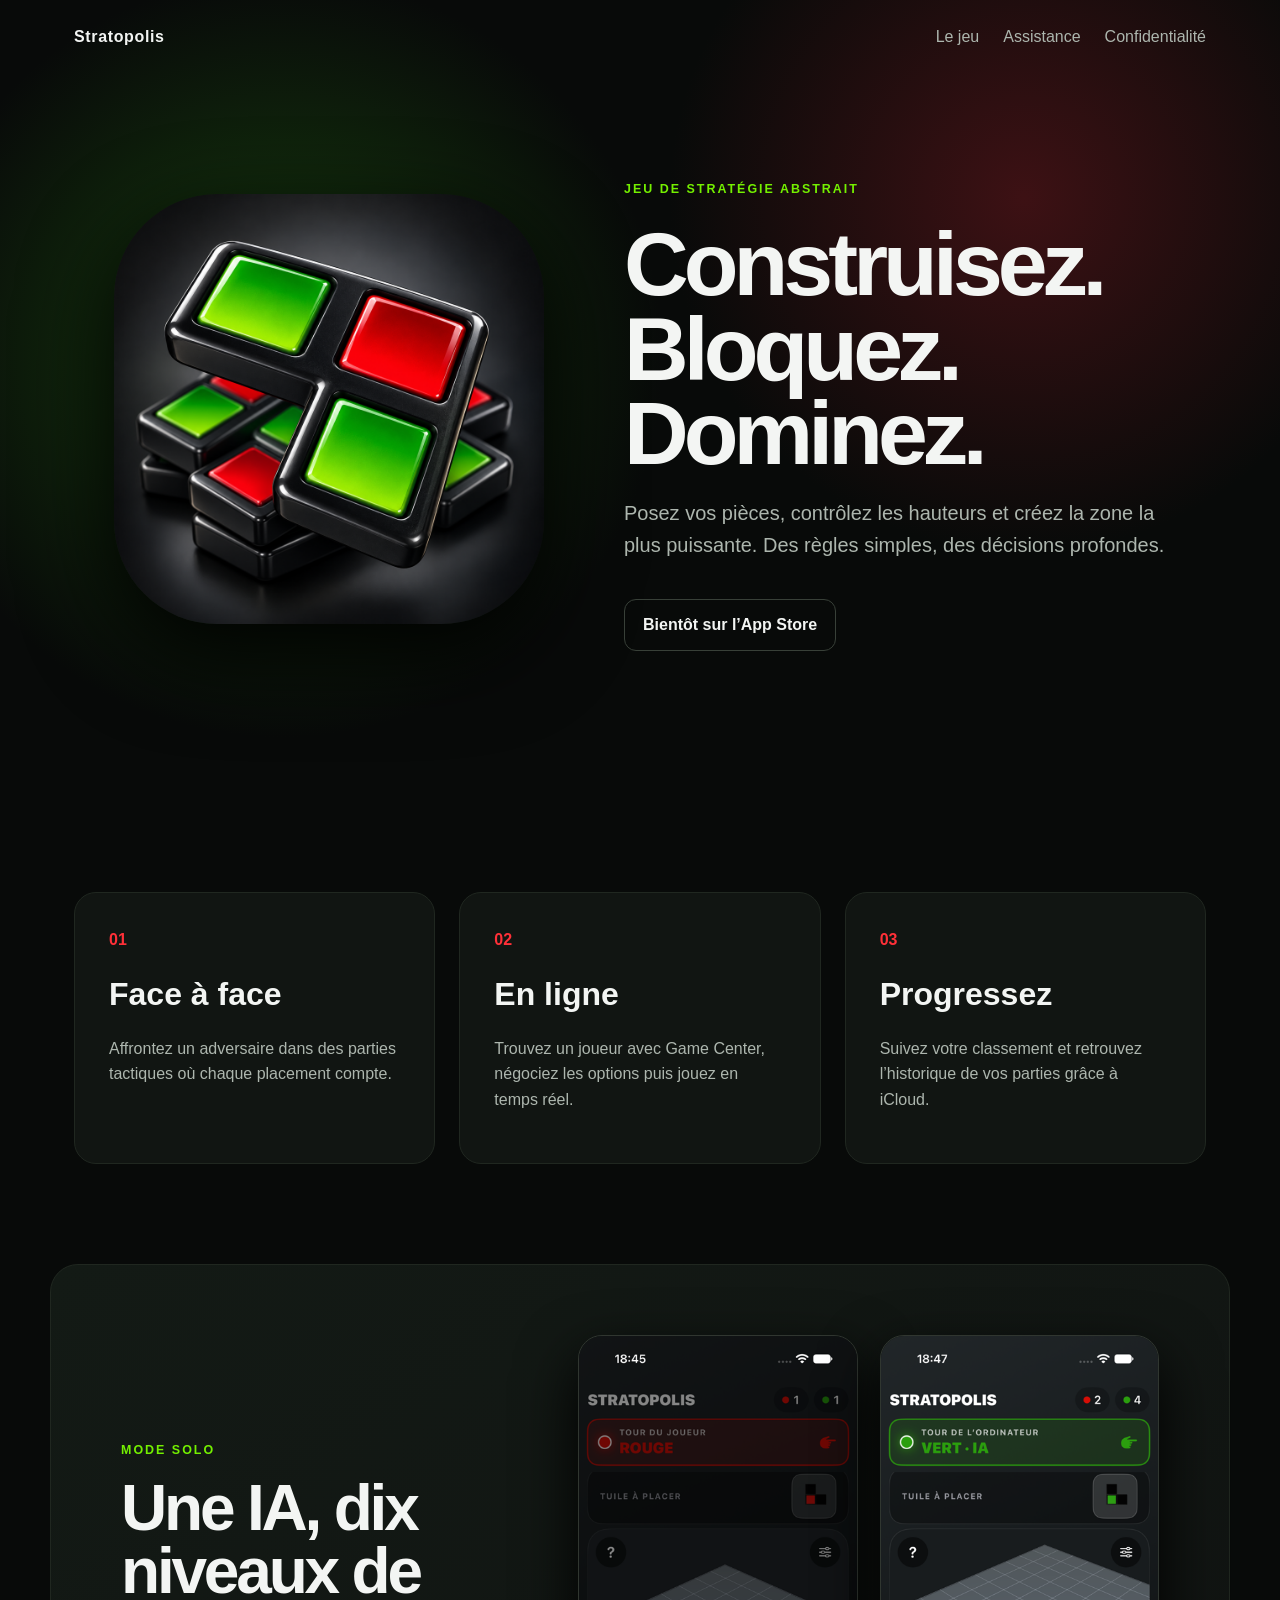
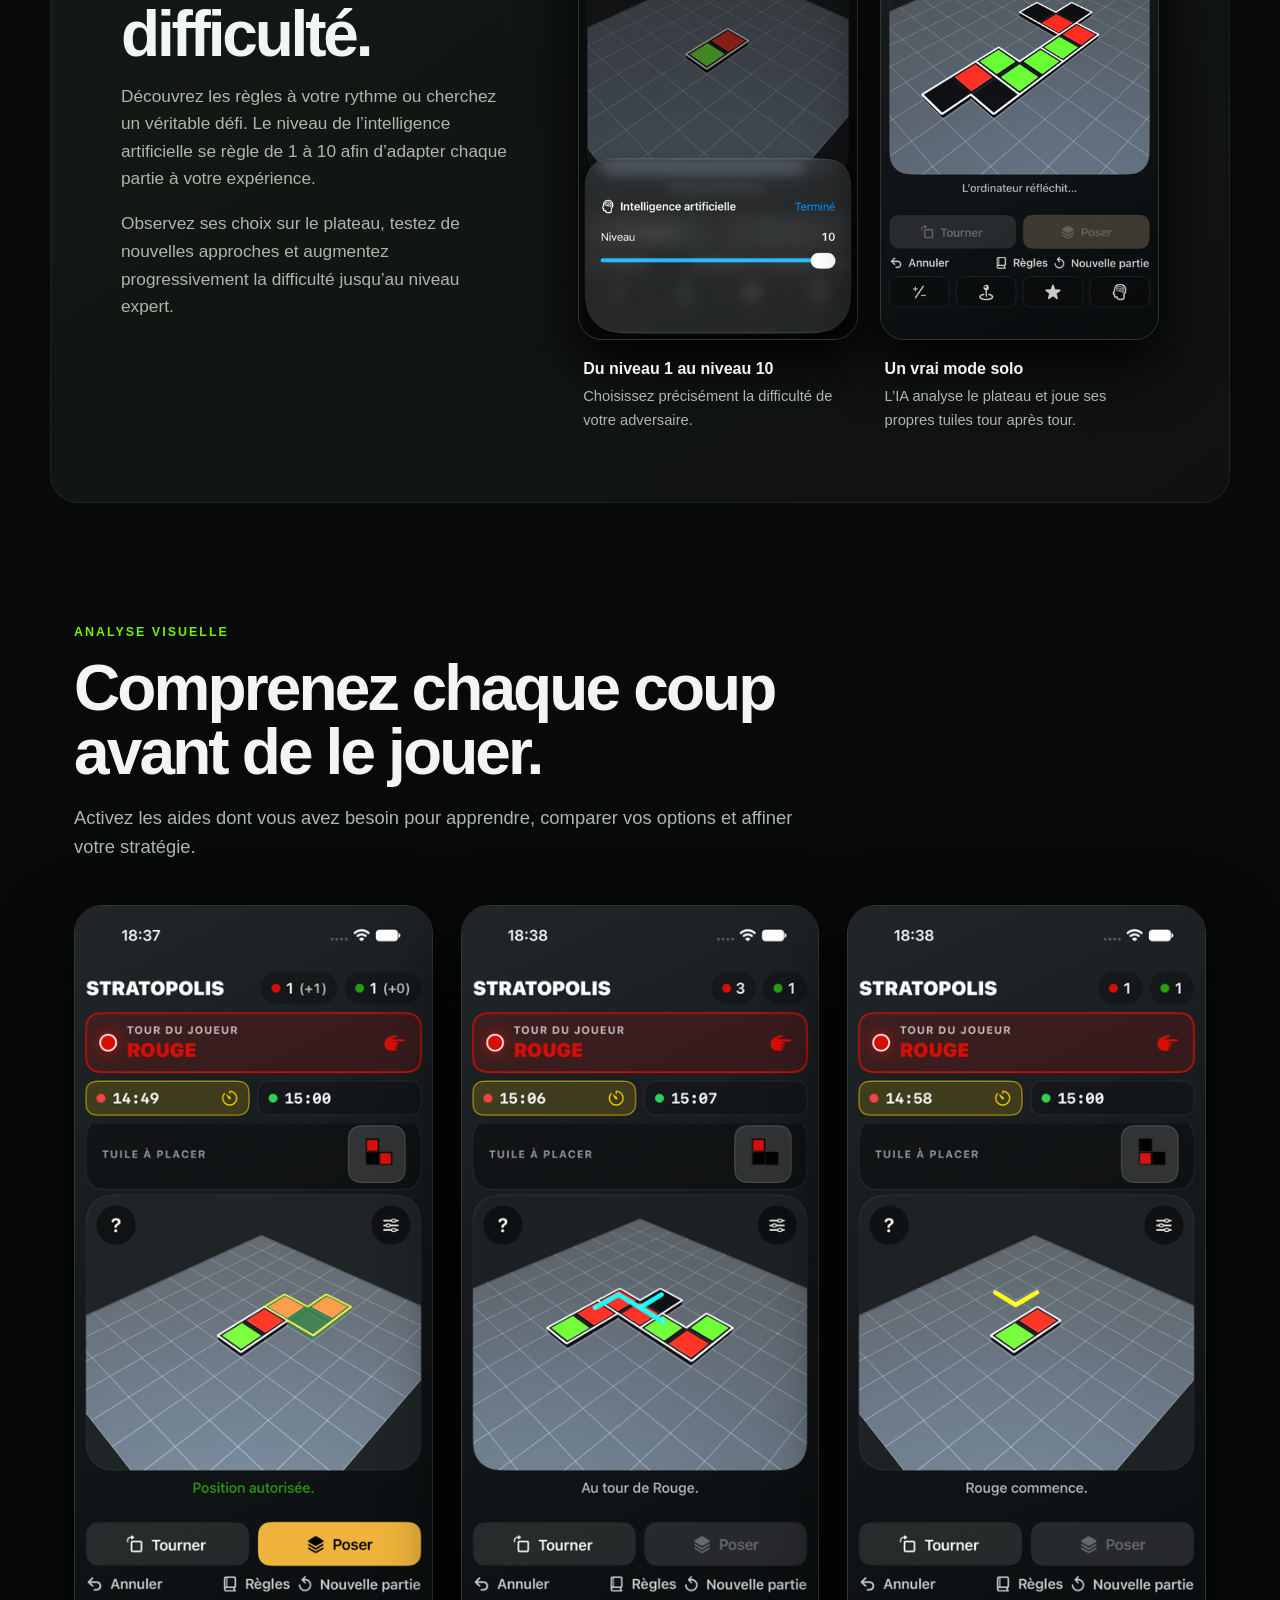
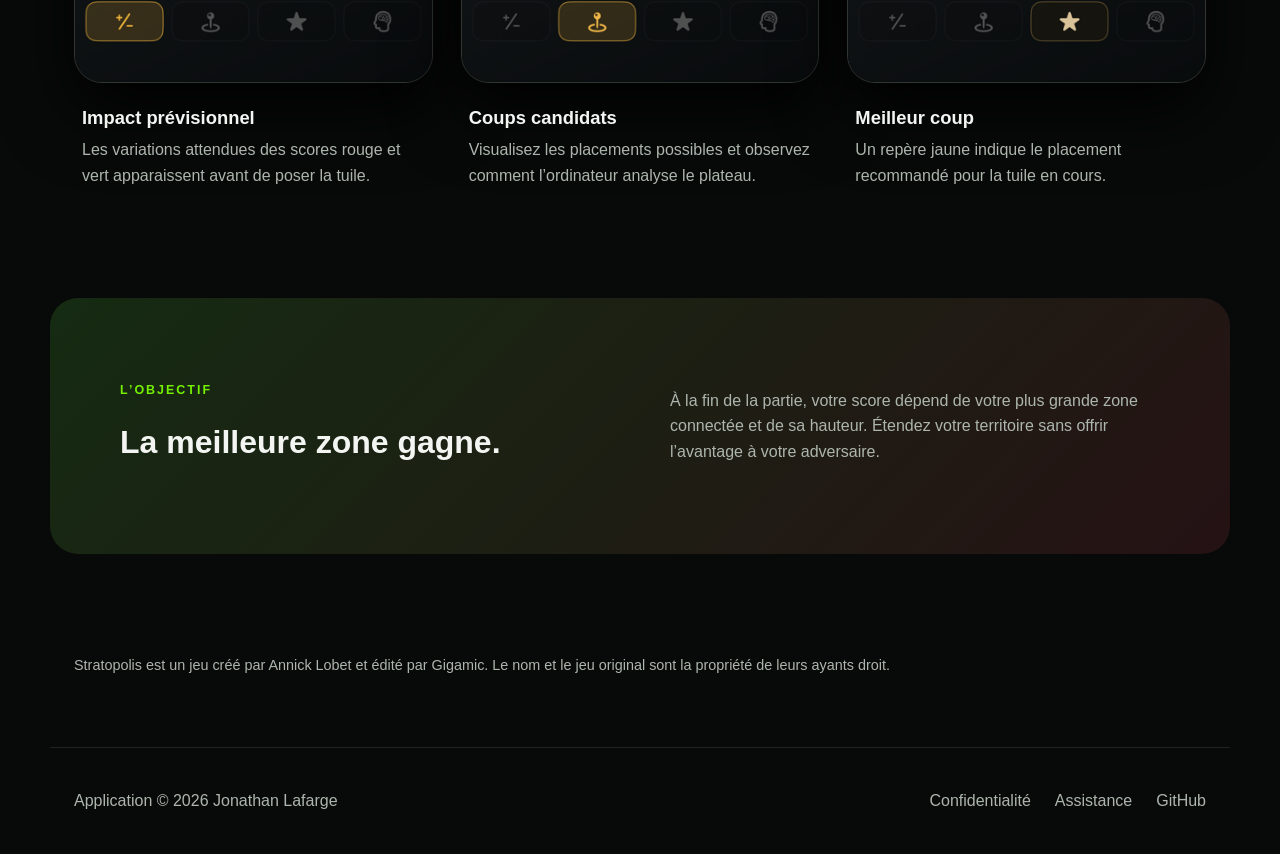
<file: docs/index.html>
<!doctype html>
<html lang="fr">
<head>
    <meta charset="utf-8">
    <meta name="viewport" content="width=device-width, initial-scale=1">
    <meta name="description" content="Stratopolis, jeu de stratégie abstrait pour iPhone et iPad.">
    <title>Stratopolis — Construisez, bloquez, dominez</title>
    <link rel="stylesheet" href="styles.css">
</head>
<body>
    <header class="hero">
        <nav aria-label="Navigation principale">
            <a class="brand" href="#top">Stratopolis</a>
            <div><a href="#jeu">Le jeu</a><a href="support.html">Assistance</a><a href="privacy.html">Confidentialité</a></div>
        </nav>
        <main id="top" class="hero-content">
            <img class="app-icon" src="app-icon.png" alt="Icône de Stratopolis, tuiles rouges et vertes empilées">
            <div>
                <p class="eyebrow">Jeu de stratégie abstrait</p>
                <h1>Construisez.<br>Bloquez. Dominez.</h1>
                <p class="lead">Posez vos pièces, contrôlez les hauteurs et créez la zone la plus puissante. Des règles simples, des décisions profondes.</p>
                <span class="store-badge">Bientôt sur l’App Store</span>
            </div>
        </main>
    </header>
    <section id="jeu" class="features">
        <article><span>01</span><h2>Face à face</h2><p>Affrontez un adversaire dans des parties tactiques où chaque placement compte.</p></article>
        <article><span>02</span><h2>En ligne</h2><p>Trouvez un joueur avec Game Center, négociez les options puis jouez en temps réel.</p></article>
        <article><span>03</span><h2>Progressez</h2><p>Suivez votre classement et retrouvez l’historique de vos parties grâce à iCloud.</p></article>
    </section>
    <section class="ai-showcase" aria-labelledby="ai-title">
        <div class="ai-copy">
            <p class="eyebrow">Mode solo</p>
            <h2 id="ai-title">Une IA, dix niveaux de difficulté.</h2>
            <p>Découvrez les règles à votre rythme ou cherchez un véritable défi. Le niveau de l’intelligence artificielle se règle de 1 à 10 afin d’adapter chaque partie à votre expérience.</p>
            <p>Observez ses choix sur le plateau, testez de nouvelles approches et augmentez progressivement la difficulté jusqu’au niveau expert.</p>
        </div>
        <div class="ai-screenshots">
            <figure>
                <img src="screenshots/ia-dix-niveaux.png" alt="Réglage de l’intelligence artificielle positionné au niveau 10" width="402" height="874" loading="lazy">
                <figcaption><strong>Du niveau 1 au niveau 10</strong><span>Choisissez précisément la difficulté de votre adversaire.</span></figcaption>
            </figure>
            <figure>
                <img src="screenshots/partie-contre-ia.png" alt="Partie développée pendant le tour de l’intelligence artificielle verte" width="402" height="874" loading="lazy">
                <figcaption><strong>Un vrai mode solo</strong><span>L’IA analyse le plateau et joue ses propres tuiles tour après tour.</span></figcaption>
            </figure>
        </div>
    </section>
    <section class="showcase" aria-labelledby="showcase-title">
        <header>
            <p class="eyebrow">Analyse visuelle</p>
            <h2 id="showcase-title">Comprenez chaque coup avant de le jouer.</h2>
            <p>Activez les aides dont vous avez besoin pour apprendre, comparer vos options et affiner votre stratégie.</p>
        </header>
        <div class="screenshots">
            <figure>
                <img src="screenshots/impact-previsionnel.png" alt="Prévisualisation d’une tuile avec évolution estimée des scores rouge et vert" width="402" height="874" loading="lazy">
                <figcaption><strong>Impact prévisionnel</strong><span>Les variations attendues des scores rouge et vert apparaissent avant de poser la tuile.</span></figcaption>
            </figure>
            <figure>
                <img src="screenshots/coups-candidats.png" alt="Plateau affichant un coup candidat analysé par l’ordinateur" width="402" height="874" loading="lazy">
                <figcaption><strong>Coups candidats</strong><span>Visualisez les placements possibles et observez comment l’ordinateur analyse le plateau.</span></figcaption>
            </figure>
            <figure>
                <img src="screenshots/meilleur-coup.png" alt="Plateau développé avec le meilleur placement signalé en jaune" width="402" height="874" loading="lazy">
                <figcaption><strong>Meilleur coup</strong><span>Un repère jaune indique le placement recommandé pour la tuile en cours.</span></figcaption>
            </figure>
        </div>
    </section>
    <section class="rules">
        <div><p class="eyebrow">L’objectif</p><h2>La meilleure zone gagne.</h2></div>
        <p>À la fin de la partie, votre score dépend de votre plus grande zone connectée et de sa hauteur. Étendez votre territoire sans offrir l’avantage à votre adversaire.</p>
    </section>
    <section class="credits">
        <p>Stratopolis est un jeu créé par Annick Lobet et édité par Gigamic. Le nom et le jeu original sont la propriété de leurs ayants droit.</p>
    </section>
    <footer><p>Application © 2026 Jonathan Lafarge</p><div><a href="privacy.html">Confidentialité</a><a href="support.html">Assistance</a><a href="https://github.com/tatane79/Stratopolis">GitHub</a></div></footer>
</body>
</html>
</file>
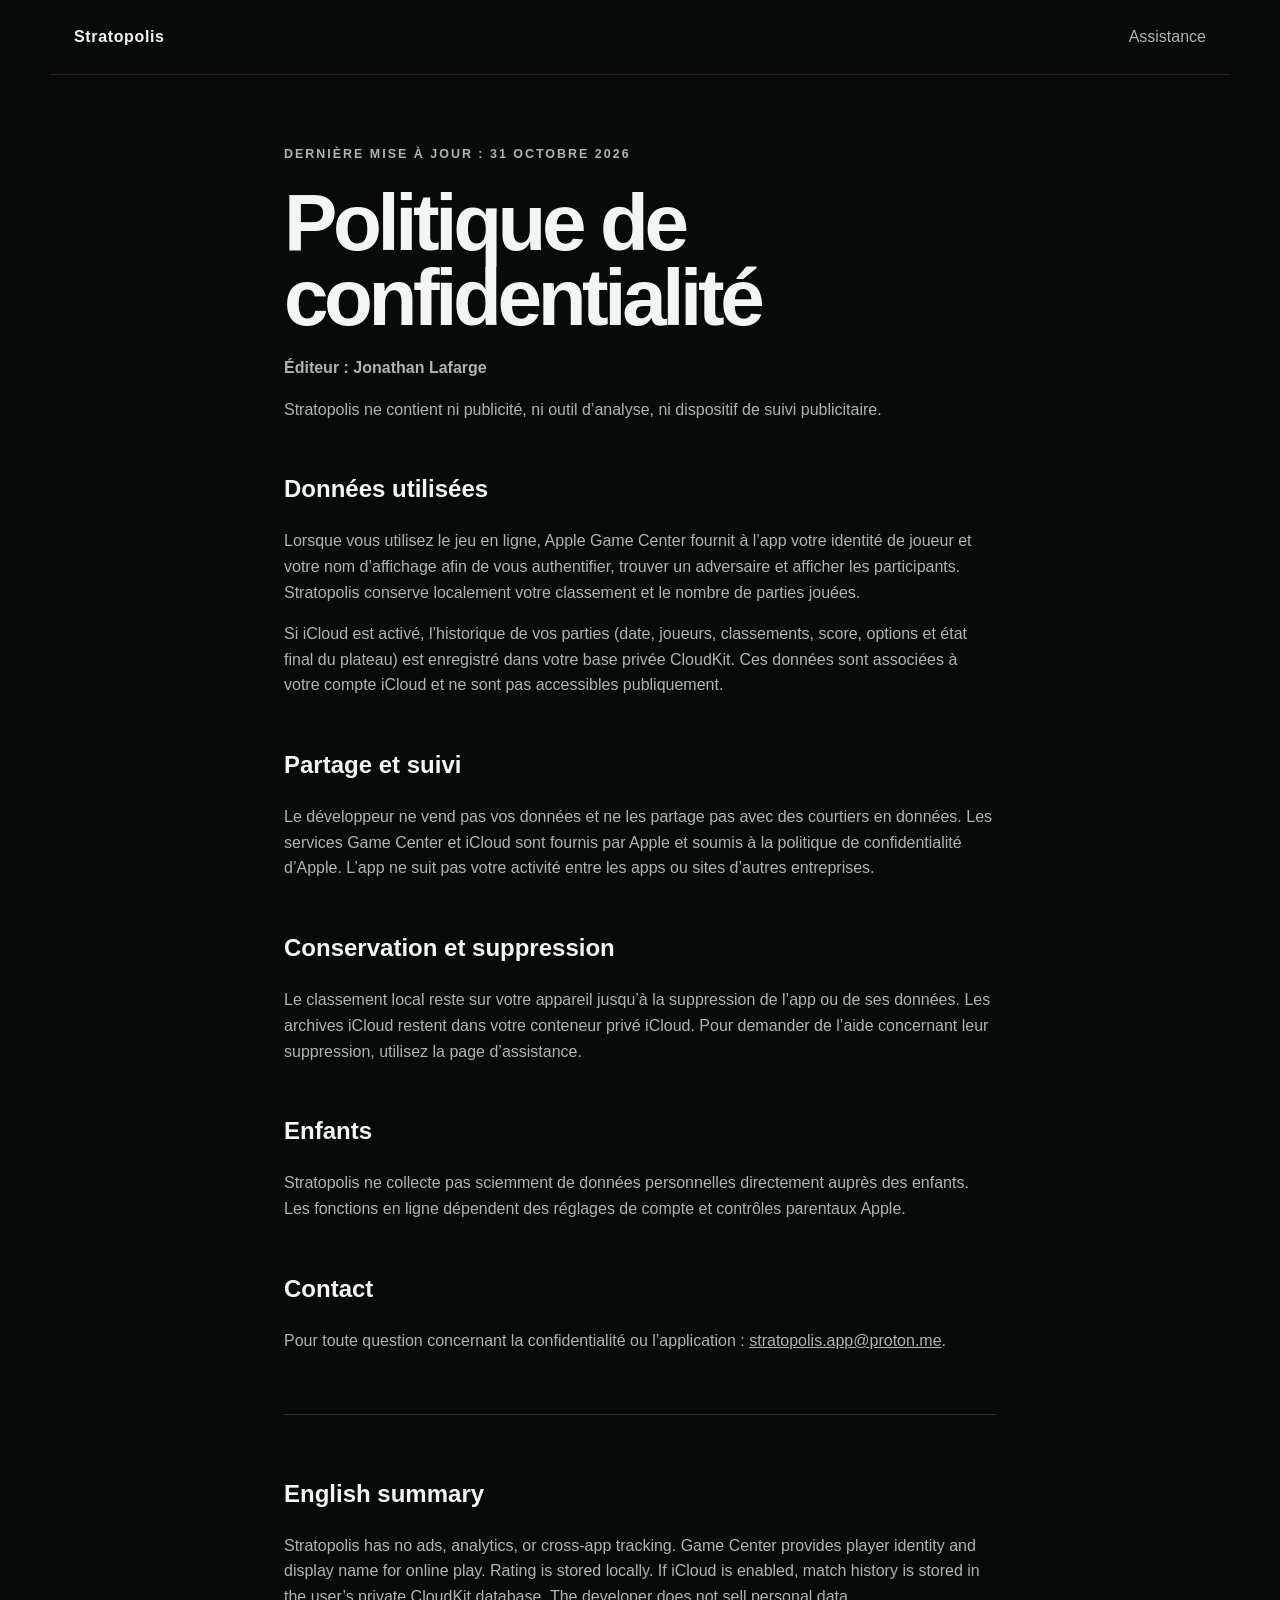
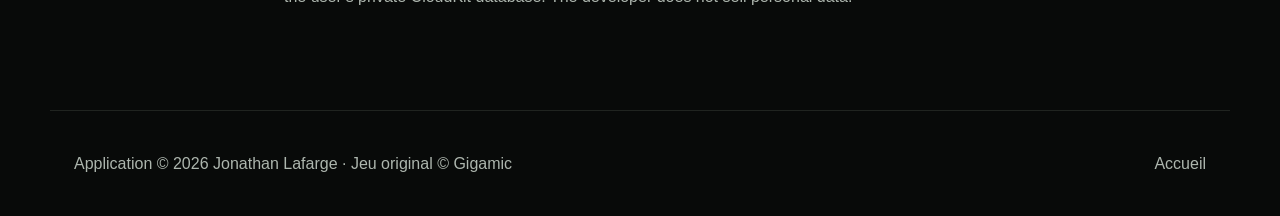
<file: docs/privacy.html>
<!doctype html>
<html lang="fr"><head><meta charset="utf-8"><meta name="viewport" content="width=device-width, initial-scale=1"><title>Confidentialité — Stratopolis</title><link rel="stylesheet" href="styles.css"></head>
<body class="legal"><nav><a class="brand" href="index.html">Stratopolis</a><a href="support.html">Assistance</a></nav><main>
<p class="eyebrow">Dernière mise à jour : 31 octobre 2026</p><h1>Politique de confidentialité</h1>
<p><strong>Éditeur : Jonathan Lafarge</strong></p>
<p>Stratopolis ne contient ni publicité, ni outil d’analyse, ni dispositif de suivi publicitaire.</p>
<h2>Données utilisées</h2><p>Lorsque vous utilisez le jeu en ligne, Apple Game Center fournit à l’app votre identité de joueur et votre nom d’affichage afin de vous authentifier, trouver un adversaire et afficher les participants. Stratopolis conserve localement votre classement et le nombre de parties jouées.</p>
<p>Si iCloud est activé, l’historique de vos parties (date, joueurs, classements, score, options et état final du plateau) est enregistré dans votre base privée CloudKit. Ces données sont associées à votre compte iCloud et ne sont pas accessibles publiquement.</p>
<h2>Partage et suivi</h2><p>Le développeur ne vend pas vos données et ne les partage pas avec des courtiers en données. Les services Game Center et iCloud sont fournis par Apple et soumis à la politique de confidentialité d’Apple. L’app ne suit pas votre activité entre les apps ou sites d’autres entreprises.</p>
<h2>Conservation et suppression</h2><p>Le classement local reste sur votre appareil jusqu’à la suppression de l’app ou de ses données. Les archives iCloud restent dans votre conteneur privé iCloud. Pour demander de l’aide concernant leur suppression, utilisez la page d’assistance.</p>
<h2>Enfants</h2><p>Stratopolis ne collecte pas sciemment de données personnelles directement auprès des enfants. Les fonctions en ligne dépendent des réglages de compte et contrôles parentaux Apple.</p>
<h2>Contact</h2><p>Pour toute question concernant la confidentialité ou l’application : <a href="mailto:stratopolis.app@proton.me">stratopolis.app@proton.me</a>.</p>
<hr><h2>English summary</h2><p>Stratopolis has no ads, analytics, or cross-app tracking. Game Center provides player identity and display name for online play. Rating is stored locally. If iCloud is enabled, match history is stored in the user’s private CloudKit database. The developer does not sell personal data.</p>
</main><footer><p>Application © 2026 Jonathan Lafarge · Jeu original © Gigamic</p><a href="index.html">Accueil</a></footer></body></html>
</file>
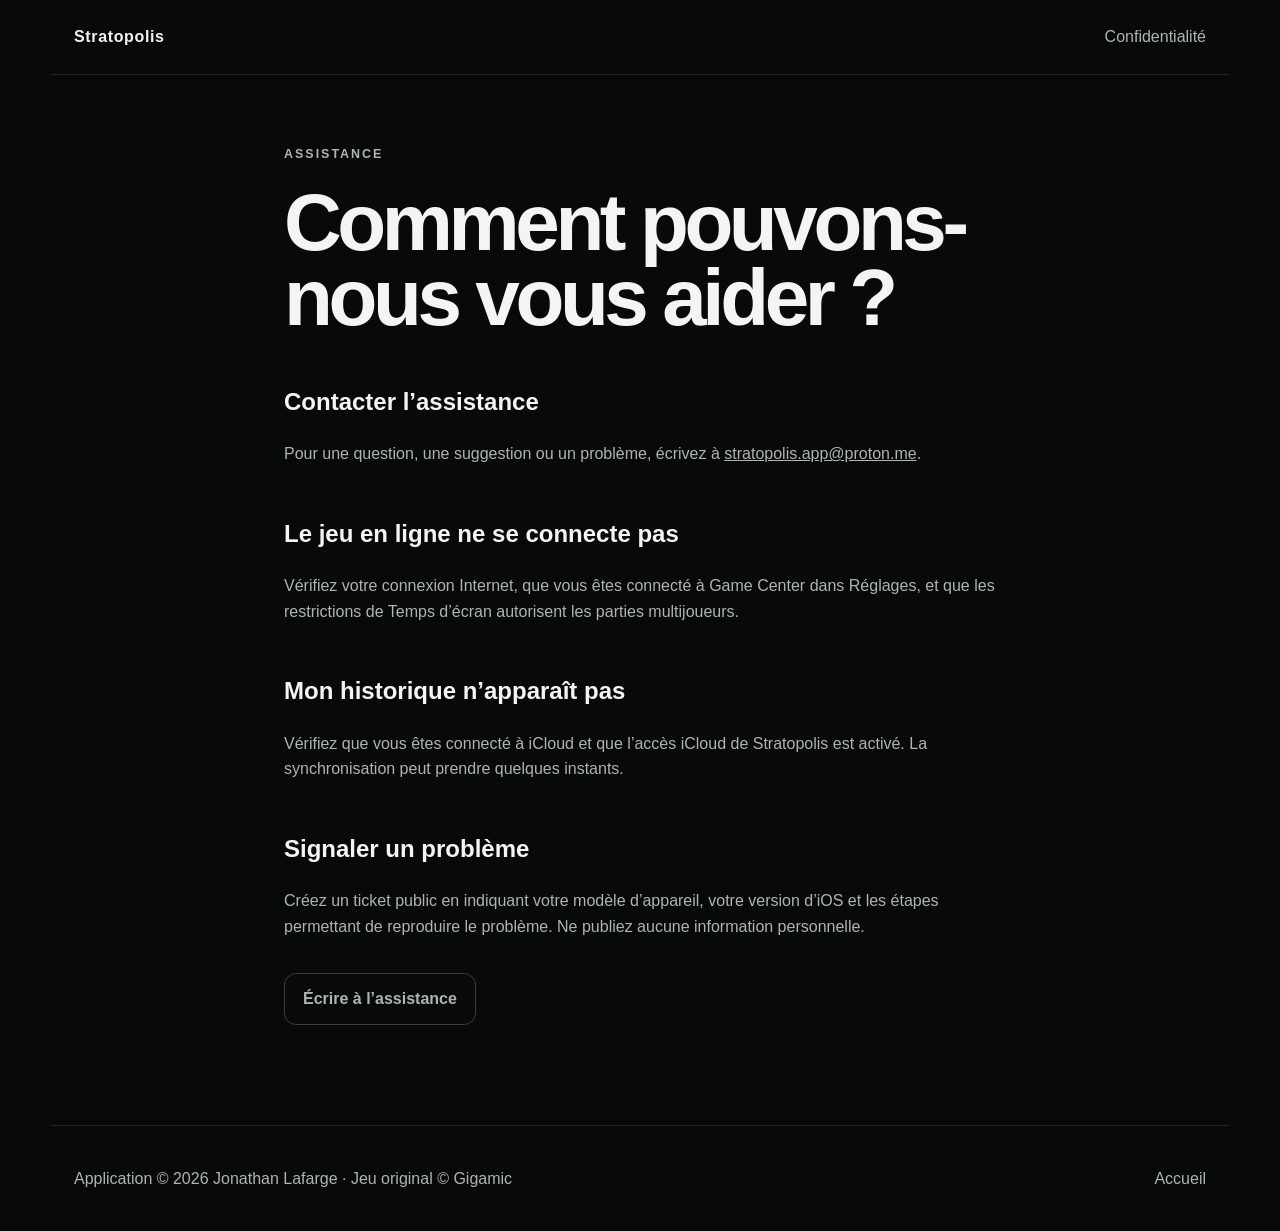
<file: docs/support.html>
<!doctype html>
<html lang="fr"><head><meta charset="utf-8"><meta name="viewport" content="width=device-width, initial-scale=1"><title>Assistance — Stratopolis</title><link rel="stylesheet" href="styles.css"></head>
<body class="legal"><nav><a class="brand" href="index.html">Stratopolis</a><a href="privacy.html">Confidentialité</a></nav><main>
<p class="eyebrow">Assistance</p><h1>Comment pouvons-nous vous aider ?</h1>
<h2>Contacter l’assistance</h2><p>Pour une question, une suggestion ou un problème, écrivez à <a href="mailto:stratopolis.app@proton.me">stratopolis.app@proton.me</a>.</p>
<h2>Le jeu en ligne ne se connecte pas</h2><p>Vérifiez votre connexion Internet, que vous êtes connecté à Game Center dans Réglages, et que les restrictions de Temps d’écran autorisent les parties multijoueurs.</p>
<h2>Mon historique n’apparaît pas</h2><p>Vérifiez que vous êtes connecté à iCloud et que l’accès iCloud de Stratopolis est activé. La synchronisation peut prendre quelques instants.</p>
<h2>Signaler un problème</h2><p>Créez un ticket public en indiquant votre modèle d’appareil, votre version d’iOS et les étapes permettant de reproduire le problème. Ne publiez aucune information personnelle.</p>
<p><a class="button" href="mailto:stratopolis.app@proton.me">Écrire à l’assistance</a></p>
</main><footer><p>Application © 2026 Jonathan Lafarge · Jeu original © Gigamic</p><a href="index.html">Accueil</a></footer></body></html>
</file>
<file: docs/styles.css>
:root { color-scheme: dark; --bg:#080a09; --panel:#111512; --text:#f3f5f3; --muted:#adb6ae; --green:#74f000; --red:#ff3038; }
* { box-sizing:border-box; }
html { scroll-behavior:smooth; }
body { margin:0; background:var(--bg); color:var(--text); font:16px/1.6 -apple-system,BlinkMacSystemFont,"Segoe UI",sans-serif; }
a { color:inherit; }
nav, footer { max-width:1180px; margin:auto; padding:24px; display:flex; justify-content:space-between; align-items:center; }
nav div, footer div { display:flex; gap:24px; }
nav a, footer a { text-decoration:none; color:var(--muted); }
.brand { color:var(--text); font-weight:800; letter-spacing:.04em; }
.hero { min-height:88vh; background:radial-gradient(circle at 22% 45%,#18410f 0,transparent 35%),radial-gradient(circle at 80% 25%,#3d1114 0,transparent 30%),var(--bg); }
.hero-content { max-width:1100px; margin:6vh auto 0; padding:40px 24px 80px; display:grid; grid-template-columns:minmax(260px,430px) 1fr; gap:80px; align-items:center; }
.app-icon { width:100%; border-radius:24%; box-shadow:0 30px 90px #000; }
.eyebrow { color:var(--green); text-transform:uppercase; letter-spacing:.16em; font-weight:800; font-size:.78rem; }
h1 { font-size:clamp(3rem,7vw,6rem); line-height:.94; letter-spacing:-.055em; margin:.25em 0; }
.lead { color:var(--muted); font-size:1.25rem; max-width:620px; }
.store-badge,.button { display:inline-block; margin-top:18px; padding:12px 18px; border:1px solid #384038; border-radius:12px; text-decoration:none; font-weight:700; }
.features { max-width:1180px; margin:auto; padding:100px 24px; display:grid; grid-template-columns:repeat(3,1fr); gap:24px; }
.features article { background:var(--panel); padding:34px; border-radius:22px; border:1px solid #202720; }
.features span { color:var(--red); font-weight:800; }
.features h2,.rules h2 { font-size:2rem; margin:.5em 0; }
.features p,.rules>p,.legal p { color:var(--muted); }
.ai-showcase { max-width:1180px; margin:0 auto 120px; padding:70px; border-radius:28px; background:linear-gradient(145deg,#131a15,#101211); display:grid; grid-template-columns:.8fr 1.2fr; gap:70px; align-items:center; border:1px solid #202720; }
.ai-copy h2 { margin:.25em 0; font-size:clamp(2.4rem,5vw,4.5rem); line-height:.98; letter-spacing:-.05em; }
.ai-copy p:not(.eyebrow) { color:var(--muted); font-size:1.08rem; }
.ai-screenshots { display:grid; grid-template-columns:repeat(2,1fr); gap:22px; }
.ai-screenshots figure { margin:0; }
.ai-screenshots img { display:block; width:100%; height:auto; border-radius:24px; border:1px solid #303630; box-shadow:0 24px 60px #000; }
.ai-screenshots figcaption { display:flex; flex-direction:column; gap:4px; padding:16px 5px 0; }
.ai-screenshots figcaption span { color:var(--muted); font-size:.92rem; }
.showcase { max-width:1180px; margin:0 auto 110px; padding:0 24px; }
.showcase>header { max-width:760px; margin-bottom:44px; }
.showcase>header h2 { margin:.2em 0; font-size:clamp(2.2rem,5vw,4.3rem); line-height:1; letter-spacing:-.045em; }
.showcase>header>p:last-child { color:var(--muted); font-size:1.15rem; }
.screenshots { display:grid; grid-template-columns:repeat(3,1fr); gap:28px; align-items:start; }
.screenshots figure { margin:0; }
.screenshots img { display:block; width:100%; height:auto; border-radius:28px; border:1px solid #303630; box-shadow:0 28px 70px #000; }
.screenshots figcaption { display:flex; flex-direction:column; gap:5px; padding:20px 8px 0; }
.screenshots figcaption strong { font-size:1.15rem; }
.screenshots figcaption span { color:var(--muted); }
.rules { max-width:1180px; margin:0 auto 100px; padding:70px; border-radius:28px; background:linear-gradient(135deg,#152b12,#251214); display:grid; grid-template-columns:1fr 1fr; gap:60px; align-items:center; }
.credits { max-width:1180px; margin:0 auto 70px; padding:0 24px; color:var(--muted); font-size:.9rem; }
.legal nav { border-bottom:1px solid #222; }
.legal main { max-width:760px; margin:70px auto 100px; padding:0 24px; }
.legal h1 { font-size:clamp(2.8rem,7vw,5rem); }
.legal h2 { margin-top:2em; }
.legal hr { border:0; border-top:1px solid #2b302c; margin:60px 0; }
footer { border-top:1px solid #202420; color:var(--muted); }
@media (max-width:760px) { nav div { gap:12px; } .hero-content,.features,.rules,.ai-showcase { grid-template-columns:1fr; } .hero-content { gap:40px; } .app-icon { max-width:280px; } .ai-showcase { margin:0 16px 90px; padding:36px 24px; gap:36px; } .ai-screenshots { gap:12px; } .screenshots { display:flex; overflow-x:auto; scroll-snap-type:x mandatory; padding:0 20px 28px; margin:0 -24px; } .screenshots figure { min-width:78vw; scroll-snap-align:center; } .rules { margin:0 16px 70px; padding:36px; gap:12px; } footer { align-items:flex-start; gap:20px; } footer div { flex-direction:column; gap:4px; } }
</file>
